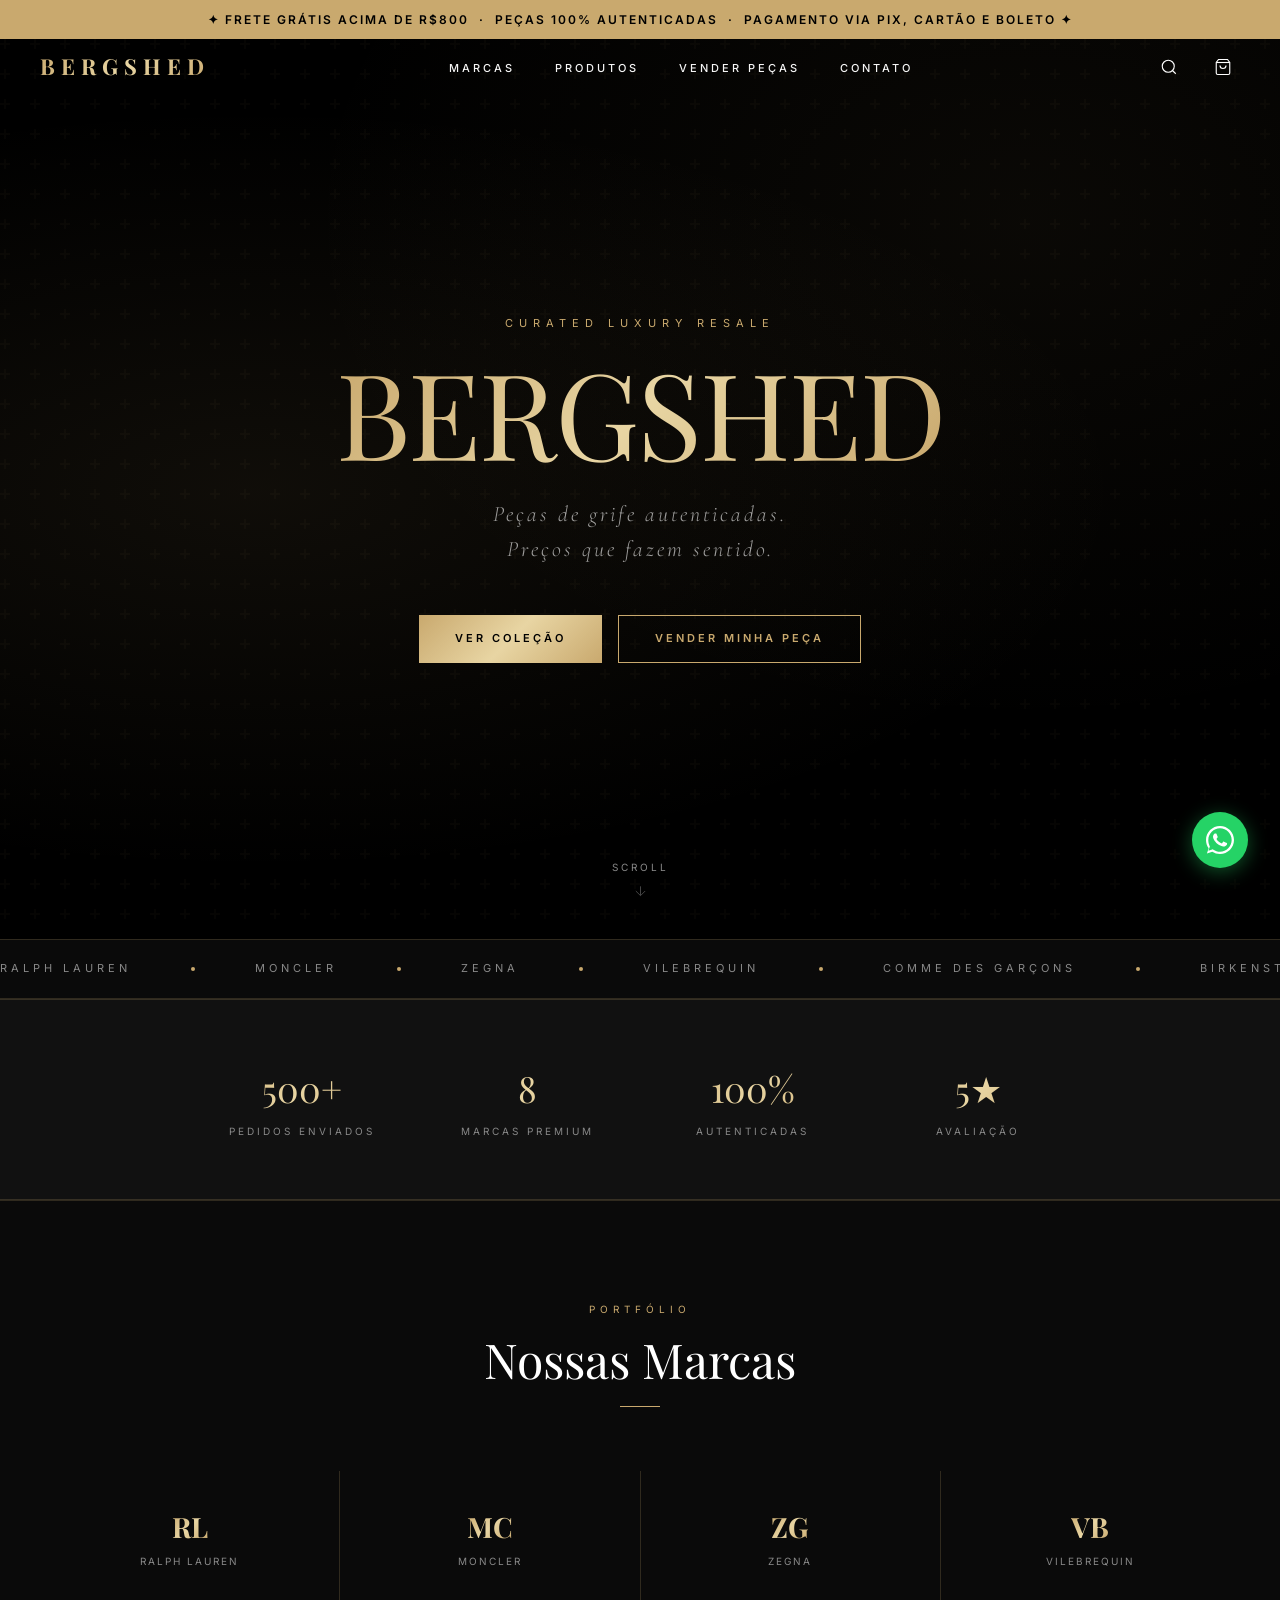
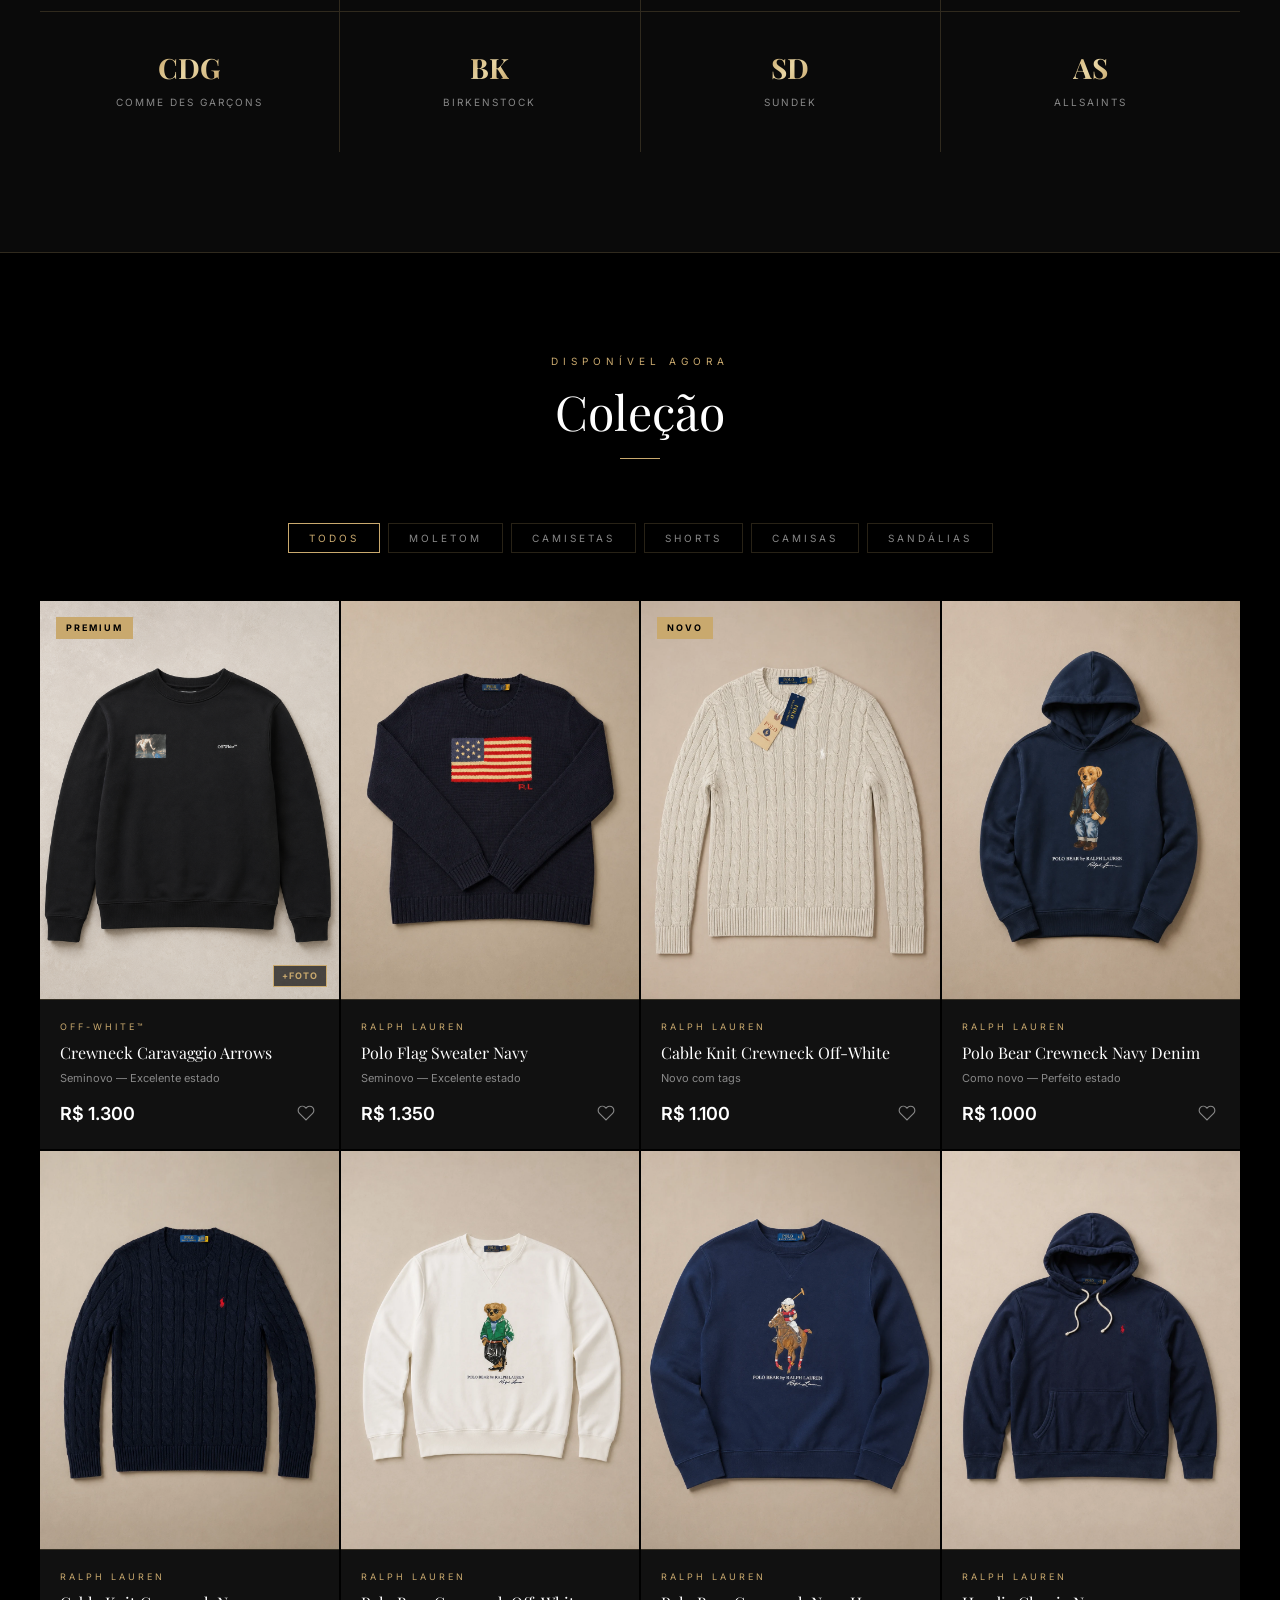
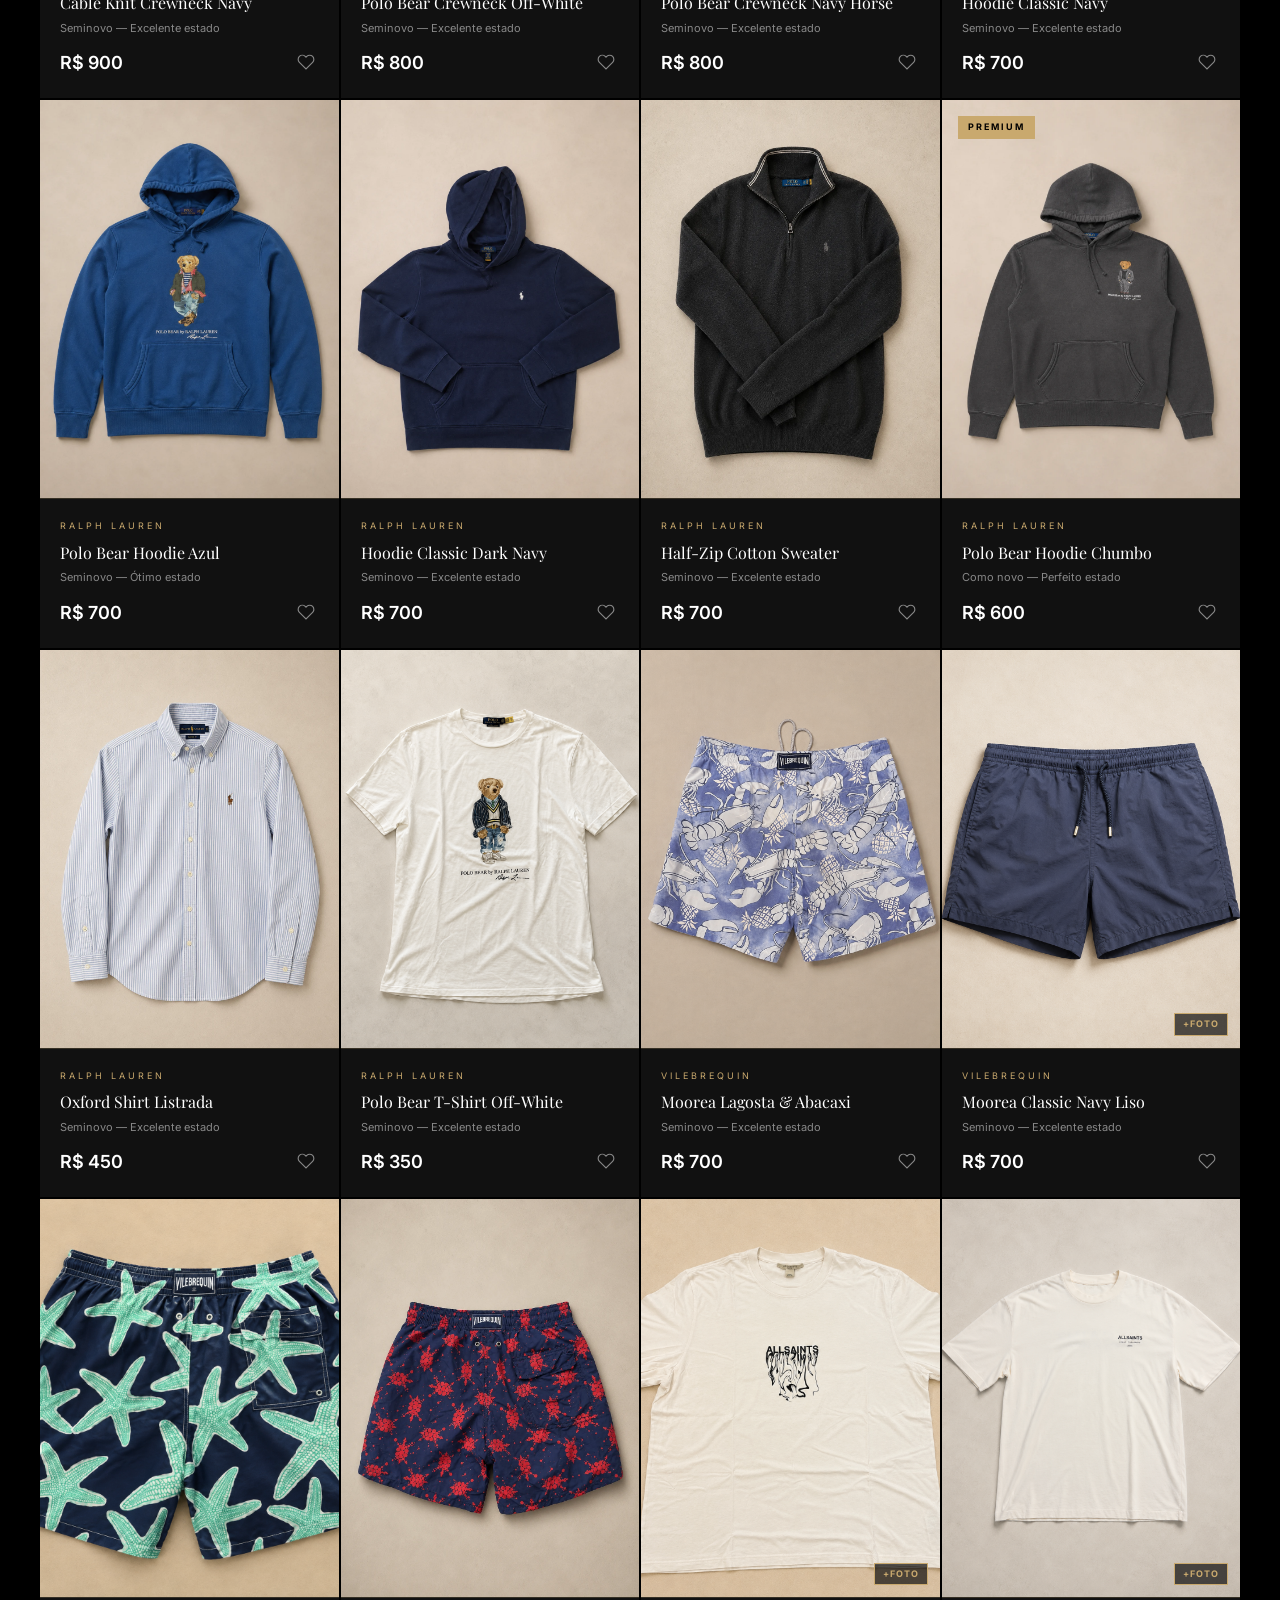
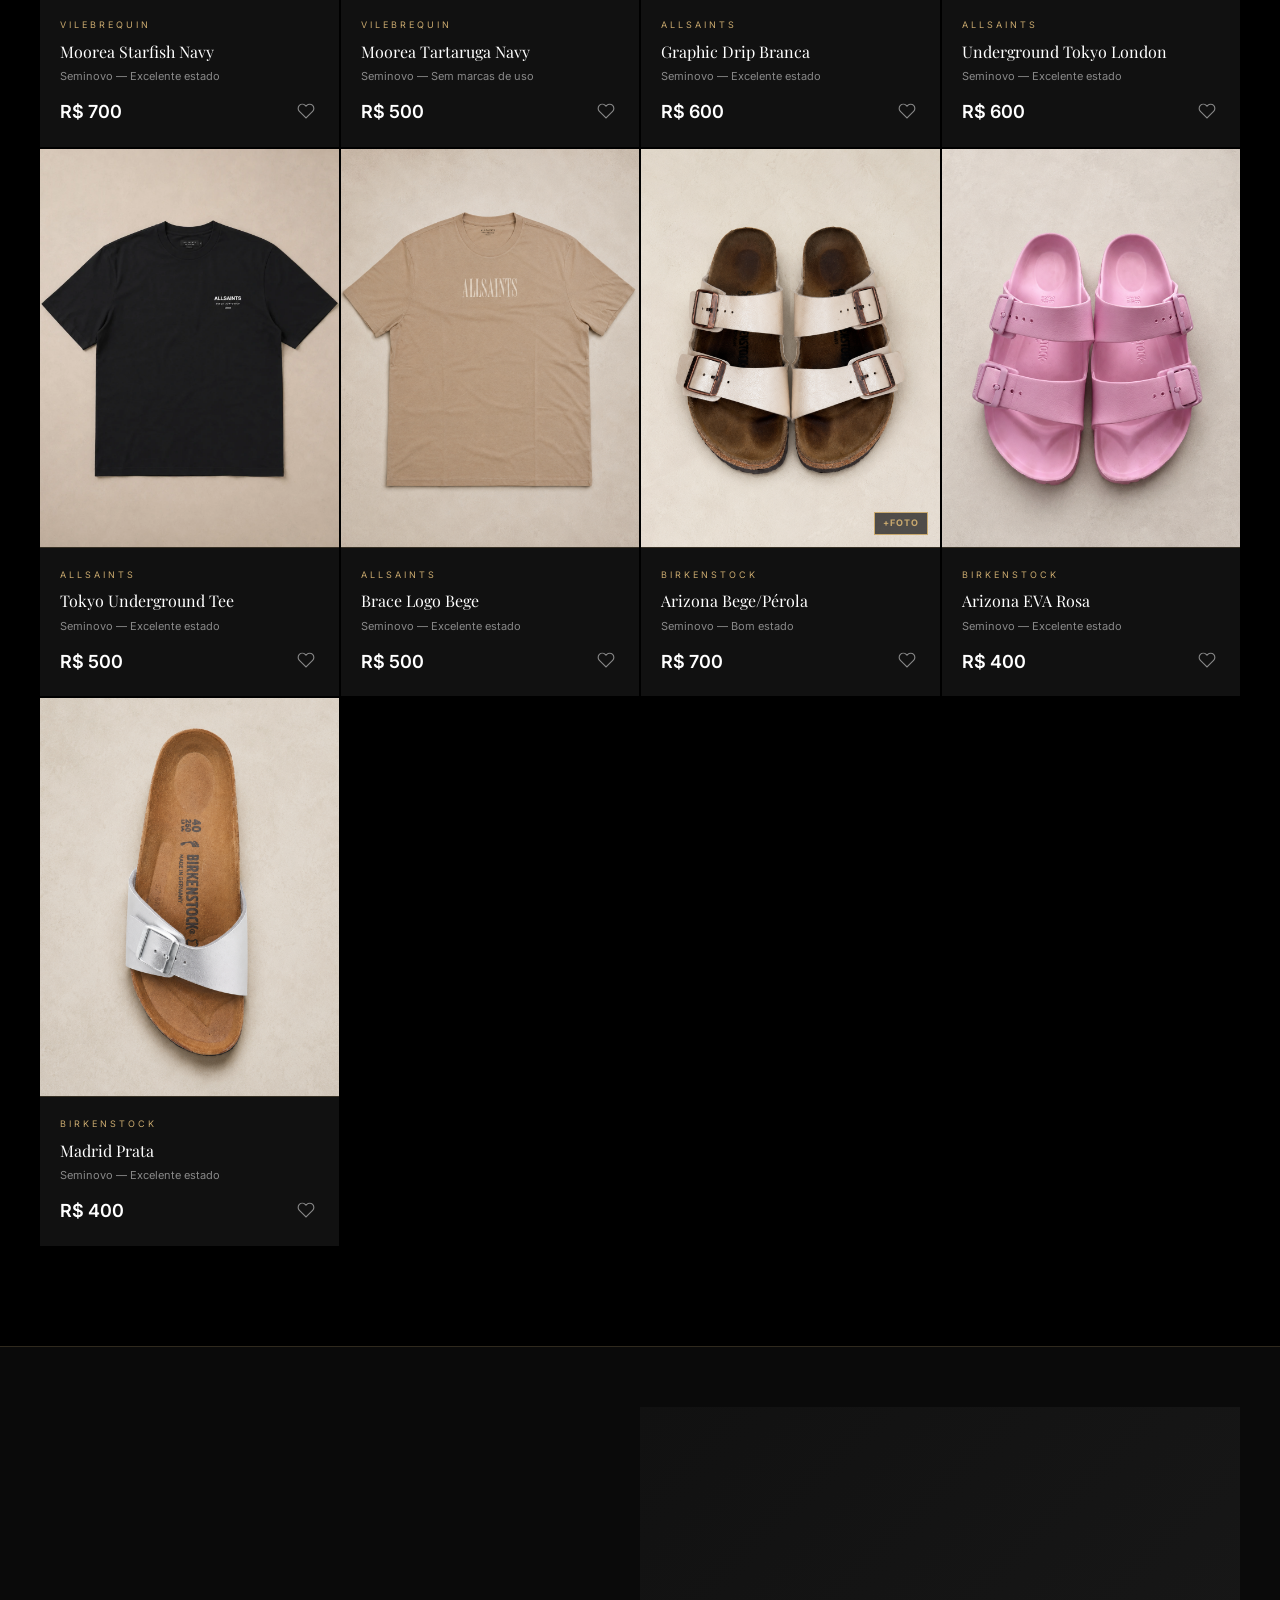
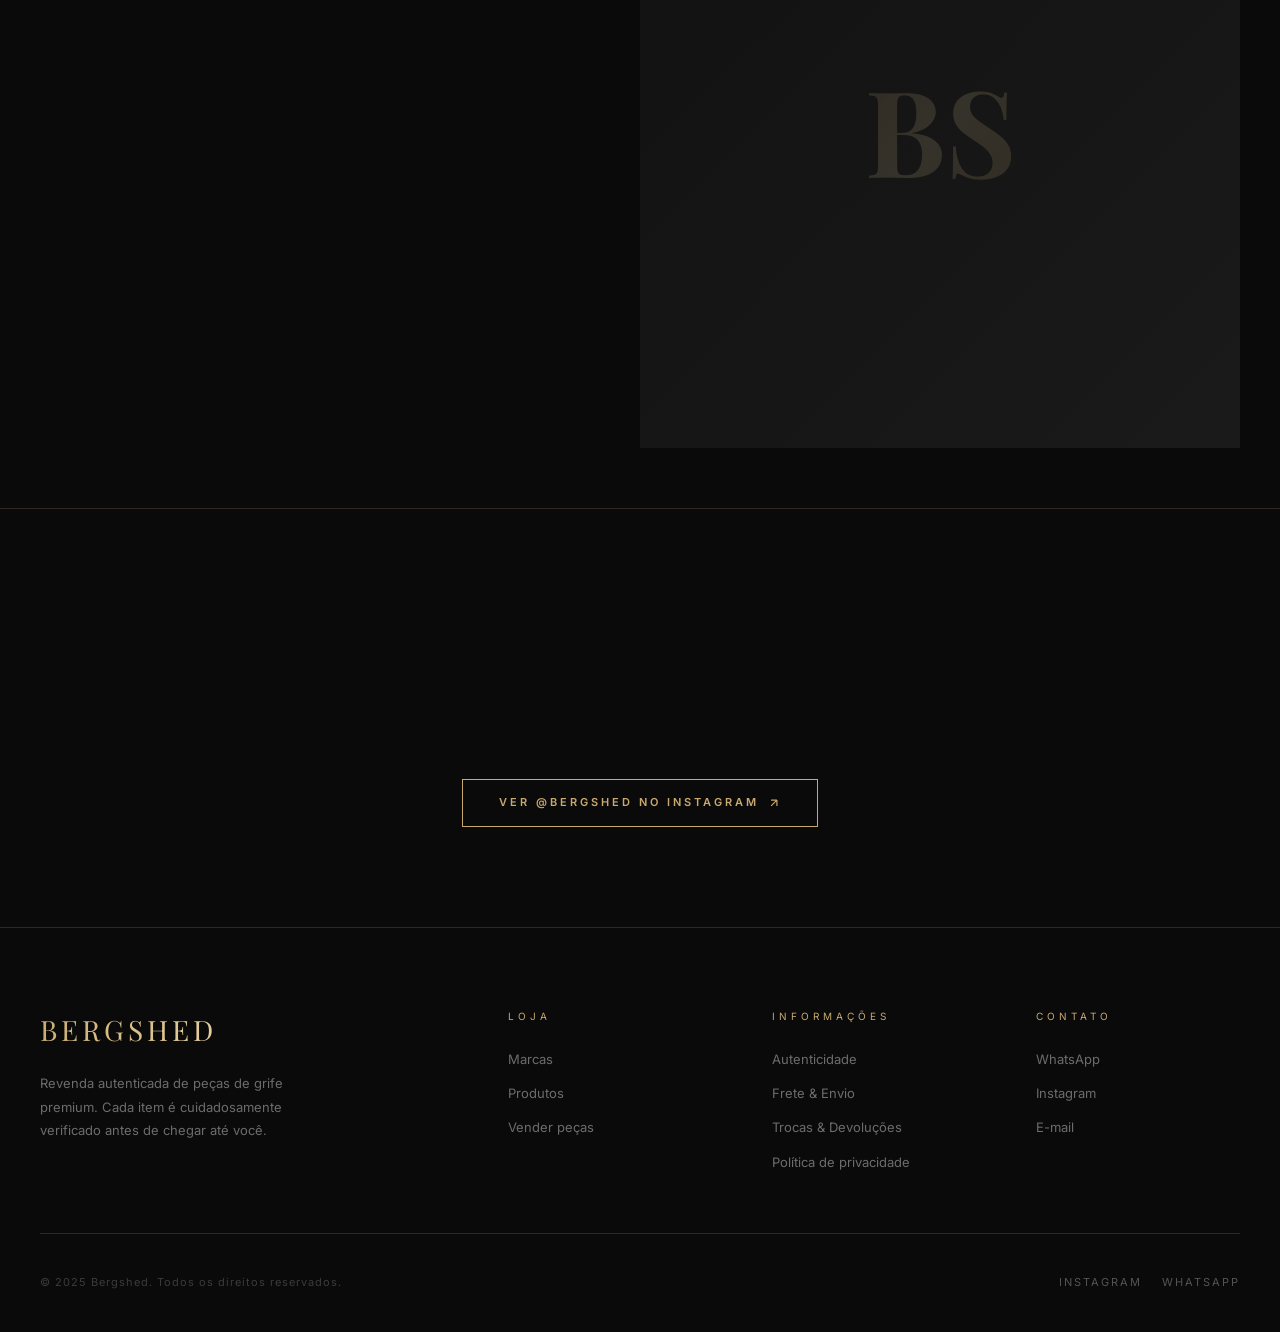
<file: index.html>
<!DOCTYPE html>
<html lang="pt-BR">
<head>
  <meta charset="UTF-8">
  <meta name="viewport" content="width=device-width, initial-scale=1.0">
  <title>BERGSHED — Luxury Streetwear</title>
  <meta name="description" content="Bergshed — Revenda autenticada de peças de grife. Ralph Lauren, Moncler, Zegna, Vilebrequin, CDG e mais.">

  <!-- Fonts -->
  <link rel="preconnect" href="https://fonts.googleapis.com">
  <link rel="preconnect" href="https://fonts.gstatic.com" crossorigin>
  <link href="https://fonts.googleapis.com/css2?family=Playfair+Display:ital,wght@0,400;0,500;0,600;0,700;1,400&family=Inter:wght@300;400;500;600&family=Cormorant+Garamond:ital,wght@0,300;0,400;1,300;1,400&display=swap" rel="stylesheet">

  <!-- Styles -->
  <link rel="stylesheet" href="css/style.css">

  <style>
    /* Filter Buttons */
    .filters {
      display: flex;
      gap: 8px;
      justify-content: center;
      margin-bottom: 48px;
      flex-wrap: wrap;
    }
    .filter-btn {
      background: transparent;
      border: 1px solid var(--border);
      color: var(--gray);
      padding: 8px 20px;
      font-size: 10px;
      letter-spacing: 3px;
      text-transform: uppercase;
      cursor: pointer;
      transition: var(--transition);
      font-family: var(--font-body);
    }
    .filter-btn:hover,
    .filter-btn.active {
      border-color: var(--gold);
      color: var(--gold);
    }

    /* Stats bar */
    .stats-bar {
      background: var(--black-card);
      border-top: 1px solid var(--border);
      border-bottom: 1px solid var(--border);
      padding: 40px;
    }
    .stats-grid {
      display: grid;
      grid-template-columns: repeat(4, 1fr);
      gap: 2px;
      max-width: 900px;
      margin: 0 auto;
      text-align: center;
    }
    .stat-item { padding: 20px; }
    .stat-number {
      font-family: var(--font-heading);
      font-size: 36px;
      font-weight: 400;
      background: var(--gold-grad);
      -webkit-background-clip: text;
      -webkit-text-fill-color: transparent;
      background-clip: text;
      margin-bottom: 6px;
    }
    .stat-label {
      font-size: 10px;
      letter-spacing: 3px;
      color: var(--gray);
      text-transform: uppercase;
    }
    @media (max-width: 600px) {
      .stats-grid { grid-template-columns: repeat(2, 1fr); }
    }

    /* Brand cards icon text */
    .brand-icon-letter {
      font-family: var(--font-heading);
      font-size: 28px;
      font-weight: 700;
      background: var(--gold-grad);
      -webkit-background-clip: text;
      -webkit-text-fill-color: transparent;
      background-clip: text;
      line-height: 1;
    }
  </style>
</head>

<body>

<!-- ═══════════════════════════════════════════
     ANNOUNCEMENT BAR
     ═══════════════════════════════════════════ -->
<div class="announcement-bar">
  ✦ Frete grátis acima de R$800 &nbsp;·&nbsp; Peças 100% autenticadas &nbsp;·&nbsp; Pagamento via PIX, cartão e boleto ✦
</div>

<!-- ═══════════════════════════════════════════
     NAVIGATION
     ═══════════════════════════════════════════ -->
<nav class="navbar">
  <a href="#" class="nav-logo">BERGSHED</a>

  <ul class="nav-menu">
    <li><a href="#marcas" class="nav-link">Marcas</a></li>
    <li><a href="#produtos" class="nav-link">Produtos</a></li>
    <li><a href="#vender" class="nav-link">Vender peças</a></li>
    <li><a href="#contato" class="nav-link">Contato</a></li>
  </ul>

  <div class="nav-actions">
    <!-- Search -->
    <button class="nav-icon-btn" aria-label="Buscar">
      <svg width="18" height="18" viewBox="0 0 24 24" fill="none" stroke="currentColor" stroke-width="1.5">
        <circle cx="11" cy="11" r="8"/><path d="m21 21-4.35-4.35"/>
      </svg>
    </button>

    <!-- Cart -->
    <button class="nav-icon-btn" aria-label="Carrinho" onclick="openCart()">
      <svg width="18" height="18" viewBox="0 0 24 24" fill="none" stroke="currentColor" stroke-width="1.5">
        <path d="M6 2L3 6v14a2 2 0 002 2h14a2 2 0 002-2V6l-3-4z"/>
        <line x1="3" y1="6" x2="21" y2="6"/>
        <path d="M16 10a4 4 0 01-8 0"/>
      </svg>
      <span class="cart-count">0</span>
    </button>

    <!-- Hamburger (mobile) -->
    <button class="hamburger" aria-label="Menu" onclick="openMobileMenu()">
      <span></span><span></span><span></span>
    </button>
  </div>
</nav>

<!-- ═══════════════════════════════════════════
     MOBILE MENU
     ═══════════════════════════════════════════ -->
<div class="mobile-menu">
  <button class="mobile-menu-close" onclick="closeMobileMenu()">×</button>
  <a href="#marcas"   class="mobile-nav-link" onclick="closeMobileMenu()">Marcas</a>
  <a href="#produtos" class="mobile-nav-link" onclick="closeMobileMenu()">Produtos</a>
  <a href="#vender"   class="mobile-nav-link" onclick="closeMobileMenu()">Vender peças</a>
  <a href="#contato"  class="mobile-nav-link" onclick="closeMobileMenu()">Contato</a>
</div>

<!-- ═══════════════════════════════════════════
     HERO
     ═══════════════════════════════════════════ -->
<section class="hero">
  <div class="hero-bg"></div>

  <!-- Troque o src abaixo por uma foto do seu acervo -->
  <!-- <div class="hero-image" style="background-image:url('images/hero.jpg')"></div> -->

  <div class="hero-content">
    <p class="hero-eyebrow">Curated Luxury Resale</p>
    <h1 class="hero-title">BERGSHED</h1>
    <p class="hero-subtitle">Peças de grife autenticadas.<br>Preços que fazem sentido.</p>
    <div class="hero-actions">
      <a href="#produtos" class="btn btn-gold">Ver coleção</a>
      <a href="#vender"   class="btn btn-outline">Vender minha peça</a>
    </div>
  </div>

  <div class="hero-scroll">
    <span>Scroll</span>
    <svg width="16" height="16" viewBox="0 0 24 24" fill="none" stroke="currentColor" stroke-width="1.5">
      <path d="M12 5v14M5 12l7 7 7-7"/>
    </svg>
  </div>
</section>

<!-- ═══════════════════════════════════════════
     MARQUEE TICKER
     ═══════════════════════════════════════════ -->
<div class="marquee-section">
  <div class="marquee-track">
    <!-- Duplicado para loop infinito -->
    <div class="marquee-item">
      <span>Ralph Lauren</span><span class="marquee-dot"></span>
      <span>Moncler</span><span class="marquee-dot"></span>
      <span>Zegna</span><span class="marquee-dot"></span>
      <span>Vilebrequin</span><span class="marquee-dot"></span>
      <span>Comme des Garçons</span><span class="marquee-dot"></span>
      <span>Birkenstock</span><span class="marquee-dot"></span>
      <span>Sundek</span><span class="marquee-dot"></span>
      <span>AllSaints</span><span class="marquee-dot"></span>
    </div>
    <div class="marquee-item" aria-hidden="true">
      <span>Ralph Lauren</span><span class="marquee-dot"></span>
      <span>Moncler</span><span class="marquee-dot"></span>
      <span>Zegna</span><span class="marquee-dot"></span>
      <span>Vilebrequin</span><span class="marquee-dot"></span>
      <span>Comme des Garçons</span><span class="marquee-dot"></span>
      <span>Birkenstock</span><span class="marquee-dot"></span>
      <span>Sundek</span><span class="marquee-dot"></span>
      <span>AllSaints</span><span class="marquee-dot"></span>
    </div>
  </div>
</div>

<!-- ═══════════════════════════════════════════
     STATS BAR
     ═══════════════════════════════════════════ -->
<div class="stats-bar">
  <div class="stats-grid">
    <div class="stat-item fade-in">
      <div class="stat-number">500+</div>
      <div class="stat-label">Pedidos enviados</div>
    </div>
    <div class="stat-item fade-in">
      <div class="stat-number">8</div>
      <div class="stat-label">Marcas premium</div>
    </div>
    <div class="stat-item fade-in">
      <div class="stat-number">100%</div>
      <div class="stat-label">Autenticadas</div>
    </div>
    <div class="stat-item fade-in">
      <div class="stat-number">5★</div>
      <div class="stat-label">Avaliação</div>
    </div>
  </div>
</div>

<!-- ═══════════════════════════════════════════
     BRANDS SECTION
     ═══════════════════════════════════════════ -->
<section class="section brands-section" id="marcas">
  <div class="container">
    <div class="section-header fade-in">
      <p class="section-eyebrow">Portfólio</p>
      <h2 class="section-title">Nossas Marcas</h2>
      <div class="section-line"></div>
    </div>

    <div class="brands-grid">
      <div class="brand-card fade-in" onclick="setFilter(document.querySelector('.filter-btn'), 'polo')">
        <div class="brand-icon-letter">RL</div>
        <div class="brand-name">Ralph Lauren</div>
      </div>
      <div class="brand-card fade-in" onclick="document.querySelector('#produtos').scrollIntoView({behavior:'smooth'})">
        <div class="brand-icon-letter">MC</div>
        <div class="brand-name">Moncler</div>
      </div>
      <div class="brand-card fade-in" onclick="document.querySelector('#produtos').scrollIntoView({behavior:'smooth'})">
        <div class="brand-icon-letter">ZG</div>
        <div class="brand-name">Zegna</div>
      </div>
      <div class="brand-card fade-in" onclick="document.querySelector('#produtos').scrollIntoView({behavior:'smooth'})">
        <div class="brand-icon-letter">VB</div>
        <div class="brand-name">Vilebrequin</div>
      </div>
      <div class="brand-card fade-in" onclick="document.querySelector('#produtos').scrollIntoView({behavior:'smooth'})">
        <div class="brand-icon-letter">CDG</div>
        <div class="brand-name">Comme des Garçons</div>
      </div>
      <div class="brand-card fade-in" onclick="document.querySelector('#produtos').scrollIntoView({behavior:'smooth'})">
        <div class="brand-icon-letter">BK</div>
        <div class="brand-name">Birkenstock</div>
      </div>
      <div class="brand-card fade-in" onclick="document.querySelector('#produtos').scrollIntoView({behavior:'smooth'})">
        <div class="brand-icon-letter">SD</div>
        <div class="brand-name">Sundek</div>
      </div>
      <div class="brand-card fade-in" onclick="document.querySelector('#produtos').scrollIntoView({behavior:'smooth'})">
        <div class="brand-icon-letter">AS</div>
        <div class="brand-name">AllSaints</div>
      </div>
    </div>
  </div>
</section>

<!-- ═══════════════════════════════════════════
     PRODUCTS SECTION
     ═══════════════════════════════════════════ -->
<section class="section" id="produtos" style="background:var(--black);">
  <div class="container">
    <div class="section-header fade-in">
      <p class="section-eyebrow">Disponível agora</p>
      <h2 class="section-title">Coleção</h2>
      <div class="section-line"></div>
    </div>

    <!-- Filters -->
    <div class="filters">
      <button class="filter-btn active" onclick="setFilter(this,'all')">Todos</button>
      <button class="filter-btn" onclick="setFilter(this,'moletom')">Moletom</button>
      <button class="filter-btn" onclick="setFilter(this,'camiseta')">Camisetas</button>
      <button class="filter-btn" onclick="setFilter(this,'shorts')">Shorts</button>
      <button class="filter-btn" onclick="setFilter(this,'camisa')">Camisas</button>
      <button class="filter-btn" onclick="setFilter(this,'sandalia')">Sandálias</button>
    </div>

    <!-- Products Grid (rendered via JS) -->
    <div class="products-grid" id="products-grid"></div>
  </div>
</section>

<!-- ═══════════════════════════════════════════
     SELL SECTION
     ═══════════════════════════════════════════ -->
<section class="section-sm sell-section" id="vender">
  <div class="sell-inner">
    <div class="sell-content">
      <p class="section-eyebrow fade-in">Tem peças paradas?</p>
      <h2 class="sell-title fade-in">
        Compramos suas<br><span>peças de grife</span>
      </h2>
      <p class="sell-text fade-in">
        Avaliamos e compramos peças das principais marcas de luxo.
        Processo rápido, pagamento imediato via PIX. Fale com a gente pelo WhatsApp.
      </p>

      <div class="sell-brands fade-in">
        <span class="sell-brand-tag">Ralph Lauren</span>
        <span class="sell-brand-tag">Moncler</span>
        <span class="sell-brand-tag">Zegna</span>
        <span class="sell-brand-tag">Vilebrequin</span>
        <span class="sell-brand-tag">CDG</span>
        <span class="sell-brand-tag">Birkenstock</span>
        <span class="sell-brand-tag">Sundek</span>
        <span class="sell-brand-tag">AllSaints</span>
        <span class="sell-brand-tag">+ outras</span>
      </div>

      <a href="https://wa.me/5527920024287?text=Olá!%20Quero%20vender%20uma%20peça%20de%20grife."
         target="_blank" class="btn btn-gold fade-in" style="align-self:flex-start">
        Quero vender minha peça
        <svg width="14" height="14" viewBox="0 0 24 24" fill="none" stroke="currentColor" stroke-width="2">
          <path d="M7 17L17 7M17 7H7M17 7v10"/>
        </svg>
      </a>
    </div>

    <div class="sell-image">
      <!-- Troque por uma foto do seu estoque ou de bastidores -->
      <!-- <img src="images/backstage.jpg" alt="Bergshed Backstage"> -->
      <div class="sell-image-placeholder">BS</div>
    </div>
  </div>
</section>

<!-- ═══════════════════════════════════════════
     INSTAGRAM SECTION
     ═══════════════════════════════════════════ -->
<section class="section" id="contato" style="background:var(--black-soft);">
  <div class="container">
    <div class="section-header fade-in">
      <p class="section-eyebrow">Siga no Instagram</p>
      <h2 class="section-title">@bergshed</h2>
      <div class="section-line"></div>
    </div>

    <div class="behold-wrap">
      <behold-widget feed-id="xfT3u0y6UZTmEx6rJgFp"></behold-widget>
      <script>
        (() => {
          if(window.__bhldScript)return;window.__bhldScript=true;
          const d=document,s=d.createElement("script");s.type="module";
          s.src="https://w.behold.so/widget.js";setTimeout(()=>{d.head.append(s);},0);
        })();
      </script>
    </div>

    <div style="text-align:center;margin-top:40px">
      <a href="https://instagram.com/bergshed" target="_blank" class="btn btn-outline">
        Ver @bergshed no Instagram
        <svg width="14" height="14" viewBox="0 0 24 24" fill="none" stroke="currentColor" stroke-width="2">
          <path d="M7 17L17 7M17 7H7M17 7v10"/>
        </svg>
      </a>
    </div>
  </div>
</section>

<!-- ═══════════════════════════════════════════
     FOOTER
     ═══════════════════════════════════════════ -->
<footer class="footer">
  <div class="container">
    <div class="footer-grid">
      <div>
        <div class="footer-logo">BERGSHED</div>
        <p class="footer-about">
          Revenda autenticada de peças de grife premium. Cada item é cuidadosamente verificado antes de chegar até você.
        </p>
      </div>

      <div>
        <div class="footer-heading">Loja</div>
        <ul class="footer-links">
          <li><a href="#marcas"   class="footer-link">Marcas</a></li>
          <li><a href="#produtos" class="footer-link">Produtos</a></li>
          <li><a href="#vender"   class="footer-link">Vender peças</a></li>
        </ul>
      </div>

      <div>
        <div class="footer-heading">Informações</div>
        <ul class="footer-links">
          <li><a href="#" class="footer-link">Autenticidade</a></li>
          <li><a href="#" class="footer-link">Frete & Envio</a></li>
          <li><a href="#" class="footer-link">Trocas & Devoluções</a></li>
          <li><a href="#" class="footer-link">Política de privacidade</a></li>
        </ul>
      </div>

      <div>
        <div class="footer-heading">Contato</div>
        <ul class="footer-links">
          <li>
            <a href="https://wa.me/5527920024287" target="_blank" class="footer-link">
              WhatsApp
            </a>
          </li>
          <li>
            <a href="https://instagram.com/bergshed" target="_blank" class="footer-link">
              Instagram
            </a>
          </li>
          <li>
            <a href="mailto:contato@bergshed.com" class="footer-link">
              E-mail
            </a>
          </li>
        </ul>
      </div>
    </div>

    <div class="footer-bottom">
      <p class="footer-copy">© 2025 Bergshed. Todos os direitos reservados.</p>
      <div class="footer-social">
        <a href="https://instagram.com/bergshed" target="_blank">Instagram</a>
        <a href="https://wa.me/5527920024287"    target="_blank">WhatsApp</a>
      </div>
    </div>
  </div>
</footer>

<!-- ═══════════════════════════════════════════
     CART DRAWER
     ═══════════════════════════════════════════ -->
<div class="cart-overlay"></div>
<aside class="cart-drawer">
  <div class="cart-header">
    <h3 class="cart-title">Seu Carrinho</h3>
    <button class="cart-close" onclick="closeCart()">
      <svg width="20" height="20" viewBox="0 0 24 24" fill="none" stroke="currentColor" stroke-width="1.5">
        <line x1="18" y1="6" x2="6" y2="18"/><line x1="6" y1="6" x2="18" y2="18"/>
      </svg>
    </button>
  </div>

  <div class="cart-body"></div>

  <div class="cart-footer">
    <div class="cart-subtotal">
      <span class="cart-subtotal-label">Subtotal</span>
      <span class="cart-subtotal-value">R$ 0,00</span>
    </div>
    <p class="cart-note">Frete calculado no checkout</p>
    <button class="btn btn-gold" style="width:100%;justify-content:center;margin-bottom:12px" onclick="goToCheckout()">
      Finalizar pedido
    </button>
    <button class="btn btn-dark" onclick="closeCart()">Continuar comprando</button>
  </div>
</aside>

<!-- ═══════════════════════════════════════════
     PRODUCT MODAL
     ═══════════════════════════════════════════ -->
<div class="modal-overlay">
  <div class="modal">
    <div class="modal-image" id="modal-image-content"></div>
    <div class="modal-content">
      <button class="modal-close" onclick="closeModal()">×</button>
      <div class="modal-brand" id="modal-brand"></div>
      <h2 class="modal-title" id="modal-title"></h2>
      <p class="modal-condition" id="modal-condition"></p>
      <div class="modal-price" id="modal-price"></div>

      <div class="modal-size-label">Tamanho disponível</div>
      <div class="modal-size-grid" id="modal-sizes"></div>

      <p class="modal-desc" id="modal-desc"></p>

      <div class="modal-actions">
        <button class="btn btn-gold" id="modal-add-btn">
          Adicionar ao carrinho
        </button>
        <button class="btn btn-outline" id="modal-whatsapp-btn">
          Comprar via WhatsApp
          <svg width="14" height="14" viewBox="0 0 24 24" fill="currentColor">
            <path d="M17.472 14.382c-.297-.149-1.758-.867-2.03-.967-.273-.099-.471-.148-.67.15-.197.297-.767.966-.94 1.164-.173.199-.347.223-.644.075-.297-.15-1.255-.463-2.39-1.475-.883-.788-1.48-1.761-1.653-2.059-.173-.297-.018-.458.13-.606.134-.133.298-.347.446-.52.149-.174.198-.298.298-.497.099-.198.05-.371-.025-.52-.075-.149-.669-1.612-.916-2.207-.242-.579-.487-.5-.669-.51-.173-.008-.371-.01-.57-.01-.198 0-.52.074-.792.372-.272.297-1.04 1.016-1.04 2.479 0 1.462 1.065 2.875 1.213 3.074.149.198 2.096 3.2 5.077 4.487.709.306 1.262.489 1.694.625.712.227 1.36.195 1.871.118.571-.085 1.758-.719 2.006-1.413.248-.694.248-1.289.173-1.413-.074-.124-.272-.198-.57-.347z"/>
            <path d="M12 0C5.373 0 0 5.373 0 12c0 2.625.846 5.059 2.28 7.041L.789 23.5l4.566-1.469A11.94 11.94 0 0012 24c6.627 0 12-5.373 12-12S18.627 0 12 0zm0 22c-2.09 0-4.042-.637-5.664-1.726l-.406-.241-3.863 1.244 1.267-3.754-.263-.421A9.957 9.957 0 012 12C2 6.477 6.477 2 12 2s10 4.477 10 10-4.477 10-10 10z"/>
          </svg>
        </button>
      </div>
    </div>
  </div>
</div>

<!-- ═══════════════════════════════════════════
     WHATSAPP FLOAT
     ═══════════════════════════════════════════ -->
<a href="https://wa.me/5527920024287" target="_blank" class="whatsapp-float" aria-label="WhatsApp">
  <svg width="28" height="28" viewBox="0 0 24 24" fill="white">
    <path d="M17.472 14.382c-.297-.149-1.758-.867-2.03-.967-.273-.099-.471-.148-.67.15-.197.297-.767.966-.94 1.164-.173.199-.347.223-.644.075-.297-.15-1.255-.463-2.39-1.475-.883-.788-1.48-1.761-1.653-2.059-.173-.297-.018-.458.13-.606.134-.133.298-.347.446-.52.149-.174.198-.298.298-.497.099-.198.05-.371-.025-.52-.075-.149-.669-1.612-.916-2.207-.242-.579-.487-.5-.669-.51-.173-.008-.371-.01-.57-.01-.198 0-.52.074-.792.372-.272.297-1.04 1.016-1.04 2.479 0 1.462 1.065 2.875 1.213 3.074.149.198 2.096 3.2 5.077 4.487.709.306 1.262.489 1.694.625.712.227 1.36.195 1.871.118.571-.085 1.758-.719 2.006-1.413.248-.694.248-1.289.173-1.413-.074-.124-.272-.198-.57-.347z"/>
    <path d="M12 0C5.373 0 0 5.373 0 12c0 2.625.846 5.059 2.28 7.041L.789 23.5l4.566-1.469A11.94 11.94 0 0012 24c6.627 0 12-5.373 12-12S18.627 0 12 0zm0 22c-2.09 0-4.042-.637-5.664-1.726l-.406-.241-3.863 1.244 1.267-3.754-.263-.421A9.957 9.957 0 012 12C2 6.477 6.477 2 12 2s10 4.477 10 10-4.477 10-10 10z"/>
  </svg>
</a>

<!-- ═══════════════════════════════════════════
     TOAST
     ═══════════════════════════════════════════ -->
<div class="toast" id="toast">
  <span class="toast-icon">✦</span>
  <span id="toast-msg"></span>
</div>

<!-- Scripts -->
<script src="js/main.js"></script>

</body>
</html>
</file>
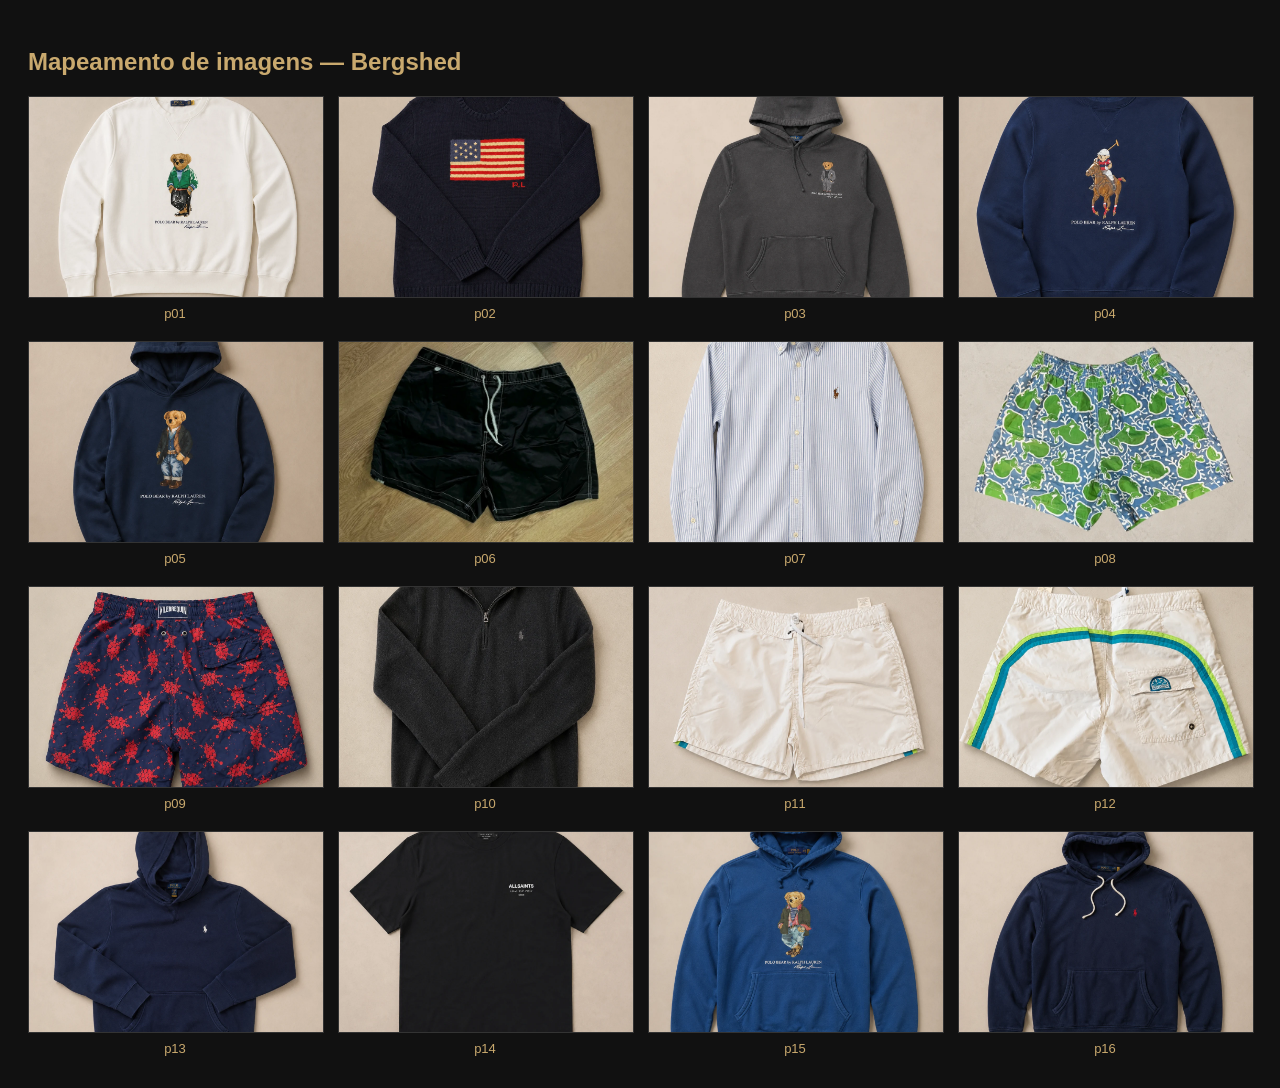
<file: check.html>
<!DOCTYPE html>
<html>
<head>
<style>
body { background: #111; color: #fff; font-family: sans-serif; padding: 20px; }
.grid { display: grid; grid-template-columns: repeat(4, 1fr); gap: 16px; }
.item { text-align: center; }
.item img { width: 100%; height: 200px; object-fit: cover; border: 1px solid #333; }
.item p { margin: 4px 0; font-size: 13px; color: #C9A96E; }
</style>
</head>
<body>
<h2 style="color:#C9A96E">Mapeamento de imagens — Bergshed</h2>
<div class="grid">
<div class="item"><img src="images/produtos/p01.webp"><p>p01</p></div>
<div class="item"><img src="images/produtos/p02.webp"><p>p02</p></div>
<div class="item"><img src="images/produtos/p03.webp"><p>p03</p></div>
<div class="item"><img src="images/produtos/p04.webp"><p>p04</p></div>
<div class="item"><img src="images/produtos/p05.webp"><p>p05</p></div>
<div class="item"><img src="images/produtos/p06.webp"><p>p06</p></div>
<div class="item"><img src="images/produtos/p07.webp"><p>p07</p></div>
<div class="item"><img src="images/produtos/p08.webp"><p>p08</p></div>
<div class="item"><img src="images/produtos/p09.webp"><p>p09</p></div>
<div class="item"><img src="images/produtos/p10.webp"><p>p10</p></div>
<div class="item"><img src="images/produtos/p11.webp"><p>p11</p></div>
<div class="item"><img src="images/produtos/p12.webp"><p>p12</p></div>
<div class="item"><img src="images/produtos/p13.webp"><p>p13</p></div>
<div class="item"><img src="images/produtos/p14.webp"><p>p14</p></div>
<div class="item"><img src="images/produtos/p15.webp"><p>p15</p></div>
<div class="item"><img src="images/produtos/p16.webp"><p>p16</p></div>
</div>
</body>
</html>
</file>
<file: css/style.css>
/* =============================================
   BERGSHED — Luxury Streetwear
   Design System
   ============================================= */

:root {
  --black:       #000000;
  --black-soft:  #0a0a0a;
  --black-card:  #111111;
  --black-hover: #1a1a1a;
  --gold:        #C9A96E;
  --gold-light:  #E8D5A3;
  --gold-dark:   #A07840;
  --gold-grad:   linear-gradient(135deg, #C9A96E 0%, #E8D5A3 50%, #C9A96E 100%);
  --white:       #FFFFFF;
  --white-soft:  #F5F5F5;
  --gray:        #888888;
  --gray-dark:   #444444;
  --border:      rgba(201, 169, 110, 0.2);
  --border-hover:rgba(201, 169, 110, 0.6);

  --font-heading: 'Playfair Display', Georgia, serif;
  --font-body:    'Inter', sans-serif;
  --font-accent:  'Cormorant Garamond', serif;

  --transition: all 0.3s cubic-bezier(0.4, 0, 0.2, 1);
  --transition-slow: all 0.6s cubic-bezier(0.4, 0, 0.2, 1);
  --shadow-gold: 0 0 30px rgba(201, 169, 110, 0.15);
  --shadow-card: 0 8px 32px rgba(0, 0, 0, 0.6);
}

/* =============================================
   RESET & BASE
   ============================================= */
*, *::before, *::after { box-sizing: border-box; margin: 0; padding: 0; }

html { scroll-behavior: smooth; }

body {
  background: var(--black);
  color: var(--white);
  font-family: var(--font-body);
  font-size: 14px;
  line-height: 1.6;
  -webkit-font-smoothing: antialiased;
  overflow-x: hidden;
}

img { display: block; max-width: 100%; }
a  { text-decoration: none; color: inherit; }
ul { list-style: none; }

/* =============================================
   SCROLLBAR
   ============================================= */
::-webkit-scrollbar { width: 4px; }
::-webkit-scrollbar-track { background: var(--black); }
::-webkit-scrollbar-thumb { background: var(--gold-dark); border-radius: 2px; }

/* =============================================
   ANNOUNCEMENT BAR
   ============================================= */
.announcement-bar {
  background: var(--gold);
  color: var(--black);
  text-align: center;
  padding: 10px 20px;
  font-size: 12px;
  font-weight: 600;
  letter-spacing: 2px;
  text-transform: uppercase;
}

/* =============================================
   NAVIGATION
   ============================================= */
.navbar {
  position: fixed;
  top: 32px;
  left: 0;
  right: 0;
  z-index: 1000;
  padding: 0 40px;
  height: 70px;
  display: flex;
  align-items: center;
  justify-content: space-between;
  transition: var(--transition);
  background: transparent;
}

.navbar.scrolled {
  top: 0;
  background: rgba(0, 0, 0, 0.95);
  backdrop-filter: blur(20px);
  border-bottom: 1px solid var(--border);
  box-shadow: 0 4px 30px rgba(0,0,0,0.5);
}

.nav-logo {
  font-family: var(--font-heading);
  font-size: 22px;
  font-weight: 700;
  letter-spacing: 6px;
  text-transform: uppercase;
  background: var(--gold-grad);
  -webkit-background-clip: text;
  -webkit-text-fill-color: transparent;
  background-clip: text;
}

.nav-logo img {
  height: 40px;
  width: auto;
}

.nav-menu {
  display: flex;
  gap: 40px;
  align-items: center;
}

.nav-link {
  font-size: 11px;
  font-weight: 500;
  letter-spacing: 3px;
  text-transform: uppercase;
  color: var(--white-soft);
  position: relative;
  transition: var(--transition);
}

.nav-link::after {
  content: '';
  position: absolute;
  bottom: -4px;
  left: 0;
  width: 0;
  height: 1px;
  background: var(--gold);
  transition: var(--transition);
}

.nav-link:hover {
  color: var(--gold);
}

.nav-link:hover::after { width: 100%; }

.nav-actions {
  display: flex;
  align-items: center;
  gap: 20px;
}

.nav-icon-btn {
  background: none;
  border: none;
  cursor: pointer;
  color: var(--white);
  padding: 8px;
  display: flex;
  align-items: center;
  justify-content: center;
  transition: var(--transition);
  position: relative;
}

.nav-icon-btn:hover { color: var(--gold); }

.cart-count {
  position: absolute;
  top: 0;
  right: 0;
  background: var(--gold);
  color: var(--black);
  font-size: 9px;
  font-weight: 700;
  width: 16px;
  height: 16px;
  border-radius: 50%;
  display: flex;
  align-items: center;
  justify-content: center;
  opacity: 0;
  transform: scale(0);
  transition: var(--transition);
}

.cart-count.visible {
  opacity: 1;
  transform: scale(1);
}

.hamburger {
  display: none;
  flex-direction: column;
  gap: 5px;
  cursor: pointer;
  background: none;
  border: none;
  padding: 8px;
}

.hamburger span {
  display: block;
  width: 24px;
  height: 1px;
  background: var(--white);
  transition: var(--transition);
}

/* =============================================
   HERO SECTION
   ============================================= */
.hero {
  height: 100vh;
  min-height: 700px;
  position: relative;
  display: flex;
  align-items: center;
  justify-content: center;
  overflow: hidden;
}

.hero-bg {
  position: absolute;
  inset: 0;
  background:
    radial-gradient(ellipse at 20% 50%, rgba(201,169,110,0.08) 0%, transparent 60%),
    radial-gradient(ellipse at 80% 20%, rgba(201,169,110,0.05) 0%, transparent 50%),
    var(--black);
}

.hero-bg::before {
  content: '';
  position: absolute;
  inset: 0;
  background: url("data:image/svg+xml,%3Csvg width='60' height='60' viewBox='0 0 60 60' xmlns='http://www.w3.org/2000/svg'%3E%3Cg fill='none' fill-rule='evenodd'%3E%3Cg fill='%23C9A96E' fill-opacity='0.03'%3E%3Cpath d='M36 34v-4h-2v4h-4v2h4v4h2v-4h4v-2h-4zm0-30V0h-2v4h-4v2h4v4h2V6h4V4h-4zM6 34v-4H4v4H0v2h4v4h2v-4h4v-2H6zM6 4V0H4v4H0v2h4v4h2V6h4V4H6z'/%3E%3C/g%3E%3C/g%3E%3C/svg%3E");
}

.hero-image {
  position: absolute;
  inset: 0;
  background-size: cover;
  background-position: center;
  opacity: 0.3;
}

.hero-content {
  position: relative;
  text-align: center;
  z-index: 2;
  padding: 0 20px;
  animation: fadeInUp 1.2s ease forwards;
}

.hero-eyebrow {
  font-size: 11px;
  letter-spacing: 6px;
  text-transform: uppercase;
  color: var(--gold);
  margin-bottom: 24px;
  font-weight: 400;
}

.hero-title {
  font-family: var(--font-heading);
  font-size: clamp(52px, 10vw, 120px);
  font-weight: 400;
  line-height: 0.9;
  letter-spacing: -2px;
  margin-bottom: 32px;
  background: var(--gold-grad);
  -webkit-background-clip: text;
  -webkit-text-fill-color: transparent;
  background-clip: text;
}

.hero-subtitle {
  font-family: var(--font-accent);
  font-size: clamp(16px, 2.5vw, 22px);
  font-weight: 300;
  color: rgba(255,255,255,0.6);
  letter-spacing: 3px;
  margin-bottom: 48px;
  font-style: italic;
}

.hero-actions {
  display: flex;
  gap: 16px;
  justify-content: center;
  flex-wrap: wrap;
}

.hero-scroll {
  position: absolute;
  bottom: 40px;
  left: 50%;
  transform: translateX(-50%);
  display: flex;
  flex-direction: column;
  align-items: center;
  gap: 8px;
  color: var(--gray);
  font-size: 10px;
  letter-spacing: 3px;
  text-transform: uppercase;
  animation: bounce 2s infinite;
}

.hero-scroll svg { opacity: 0.5; }

/* =============================================
   BUTTONS
   ============================================= */
.btn {
  display: inline-flex;
  align-items: center;
  gap: 8px;
  padding: 14px 36px;
  font-size: 11px;
  font-weight: 600;
  letter-spacing: 3px;
  text-transform: uppercase;
  cursor: pointer;
  transition: var(--transition);
  border: none;
  font-family: var(--font-body);
}

.btn-gold {
  background: var(--gold-grad);
  color: var(--black);
}

.btn-gold:hover {
  transform: translateY(-2px);
  box-shadow: 0 8px 30px rgba(201,169,110,0.4);
}

.btn-outline {
  background: transparent;
  color: var(--gold);
  border: 1px solid var(--gold);
}

.btn-outline:hover {
  background: var(--gold);
  color: var(--black);
  transform: translateY(-2px);
}

.btn-dark {
  background: var(--black-card);
  color: var(--white);
  border: 1px solid var(--border);
  width: 100%;
  justify-content: center;
}

.btn-dark:hover {
  border-color: var(--gold);
  color: var(--gold);
}

/* =============================================
   SECTION STYLES
   ============================================= */
.section {
  padding: 100px 40px;
}

.section-sm {
  padding: 60px 40px;
}

.container {
  max-width: 1400px;
  margin: 0 auto;
}

.section-header {
  text-align: center;
  margin-bottom: 64px;
}

.section-eyebrow {
  font-size: 10px;
  letter-spacing: 5px;
  text-transform: uppercase;
  color: var(--gold);
  margin-bottom: 16px;
}

.section-title {
  font-family: var(--font-heading);
  font-size: clamp(28px, 4vw, 48px);
  font-weight: 400;
  color: var(--white);
  line-height: 1.1;
}

.section-line {
  width: 40px;
  height: 1px;
  background: var(--gold);
  margin: 20px auto 0;
}

/* =============================================
   BRANDS SECTION
   ============================================= */
.brands-section {
  background: var(--black-soft);
  border-top: 1px solid var(--border);
  border-bottom: 1px solid var(--border);
}

.brands-grid {
  display: grid;
  grid-template-columns: repeat(4, 1fr);
  gap: 1px;
  background: var(--border);
}

.brand-card {
  background: var(--black-soft);
  padding: 40px 32px;
  display: flex;
  flex-direction: column;
  align-items: center;
  justify-content: center;
  gap: 12px;
  cursor: pointer;
  transition: var(--transition);
  text-align: center;
  min-height: 140px;
}

.brand-card:hover {
  background: var(--black-hover);
}

.brand-card:hover .brand-name {
  color: var(--gold);
}

.brand-logo-text {
  font-family: var(--font-heading);
  font-size: 13px;
  font-weight: 700;
  letter-spacing: 4px;
  text-transform: uppercase;
  color: rgba(255,255,255,0.4);
  transition: var(--transition);
}

.brand-card:hover .brand-logo-text {
  color: var(--gold);
}

.brand-name {
  font-size: 10px;
  letter-spacing: 2px;
  color: var(--gray);
  text-transform: uppercase;
  transition: var(--transition);
}

/* =============================================
   PRODUCTS SECTION
   ============================================= */
.products-grid {
  display: grid;
  grid-template-columns: repeat(4, 1fr);
  gap: 2px;
}

.product-card {
  background: var(--black-card);
  position: relative;
  overflow: hidden;
  cursor: pointer;
  group: true;
}

.product-image-wrap {
  aspect-ratio: 3/4;
  overflow: hidden;
  background: var(--black-hover);
  position: relative;
}

.product-image-wrap img {
  width: 100%;
  height: 100%;
  object-fit: cover;
  transition: transform 0.6s cubic-bezier(0.4, 0, 0.2, 1);
}

.product-image-placeholder {
  width: 100%;
  height: 100%;
  display: flex;
  align-items: center;
  justify-content: center;
  background: linear-gradient(135deg, #111 0%, #1a1a1a 100%);
  color: var(--border);
}

.product-card:hover .product-image-wrap img {
  transform: scale(1.05);
}

.product-badge {
  position: absolute;
  top: 16px;
  left: 16px;
  background: var(--gold);
  color: var(--black);
  font-size: 9px;
  font-weight: 700;
  letter-spacing: 2px;
  text-transform: uppercase;
  padding: 4px 10px;
}

.product-badge.vendido {
  background: #555;
  color: #fff;
}

.product-multi-badge {
  position: absolute;
  bottom: 12px;
  right: 12px;
  background: rgba(0,0,0,0.65);
  color: var(--gold);
  font-size: 9px;
  font-weight: 700;
  letter-spacing: 1px;
  text-transform: uppercase;
  padding: 3px 8px;
  border: 1px solid var(--gold);
}

.product-overlay {
  position: absolute;
  inset: 0;
  background: rgba(0,0,0,0.5);
  display: flex;
  align-items: flex-end;
  padding: 20px;
  opacity: 0;
  transition: var(--transition);
}

.product-card:hover .product-overlay {
  opacity: 1;
}

.product-info {
  padding: 20px;
  border-top: 1px solid var(--border);
}

.product-brand {
  font-size: 9px;
  letter-spacing: 3px;
  color: var(--gold);
  text-transform: uppercase;
  margin-bottom: 6px;
}

.product-name {
  font-family: var(--font-heading);
  font-size: 16px;
  color: var(--white);
  margin-bottom: 4px;
  font-weight: 400;
}

.product-size {
  font-size: 11px;
  color: var(--gray);
  margin-bottom: 12px;
}

.product-price-row {
  display: flex;
  align-items: center;
  justify-content: space-between;
}

.product-price {
  font-size: 18px;
  font-weight: 600;
  color: var(--white);
}

.product-price-old {
  font-size: 13px;
  color: var(--gray);
  text-decoration: line-through;
  margin-left: 8px;
}

.product-wishlist {
  background: none;
  border: none;
  cursor: pointer;
  color: var(--gray);
  transition: var(--transition);
  padding: 4px;
}

.product-wishlist:hover { color: var(--gold); }

/* =============================================
   SELL SECTION (Compramos suas peças)
   ============================================= */
.sell-section {
  position: relative;
  overflow: hidden;
  background: var(--black-soft);
  border-top: 1px solid var(--border);
  border-bottom: 1px solid var(--border);
}

.sell-inner {
  display: grid;
  grid-template-columns: 1fr 1fr;
  min-height: 500px;
}

.sell-content {
  padding: 80px 60px;
  display: flex;
  flex-direction: column;
  justify-content: center;
}

.sell-title {
  font-family: var(--font-heading);
  font-size: clamp(32px, 4vw, 52px);
  font-weight: 400;
  line-height: 1.1;
  margin-bottom: 24px;
  color: var(--white);
}

.sell-title span {
  background: var(--gold-grad);
  -webkit-background-clip: text;
  -webkit-text-fill-color: transparent;
  background-clip: text;
}

.sell-text {
  font-size: 15px;
  color: rgba(255,255,255,0.6);
  line-height: 1.8;
  margin-bottom: 40px;
  max-width: 440px;
}

.sell-brands {
  display: flex;
  flex-wrap: wrap;
  gap: 8px;
  margin-bottom: 40px;
}

.sell-brand-tag {
  font-size: 10px;
  letter-spacing: 2px;
  color: var(--gold);
  border: 1px solid var(--border);
  padding: 6px 14px;
  text-transform: uppercase;
  transition: var(--transition);
}

.sell-brand-tag:hover {
  border-color: var(--gold);
  background: rgba(201,169,110,0.1);
}

.sell-image {
  background: linear-gradient(135deg, #111 0%, #1a1a1a 100%);
  position: relative;
  overflow: hidden;
  display: flex;
  align-items: center;
  justify-content: center;
}

.sell-image img {
  width: 100%;
  height: 100%;
  object-fit: cover;
  opacity: 0.7;
}

.sell-image-placeholder {
  font-family: var(--font-heading);
  font-size: 120px;
  font-weight: 700;
  background: var(--gold-grad);
  -webkit-background-clip: text;
  -webkit-text-fill-color: transparent;
  background-clip: text;
  opacity: 0.15;
  user-select: none;
}

/* =============================================
   MARQUEE TICKER
   ============================================= */
.marquee-section {
  overflow: hidden;
  border-top: 1px solid var(--border);
  border-bottom: 1px solid var(--border);
  padding: 20px 0;
  background: var(--black-soft);
}

.marquee-track {
  display: flex;
  gap: 60px;
  animation: marquee 20s linear infinite;
  white-space: nowrap;
}

.marquee-item {
  display: flex;
  align-items: center;
  gap: 60px;
  font-size: 11px;
  letter-spacing: 4px;
  text-transform: uppercase;
  color: var(--gray);
  flex-shrink: 0;
}

.marquee-dot {
  width: 4px;
  height: 4px;
  background: var(--gold);
  border-radius: 50%;
}

/* =============================================
   INSTAGRAM SECTION
   ============================================= */
.instagram-section {
  text-align: center;
}

.instagram-grid {
  display: grid;
  grid-template-columns: repeat(6, 1fr);
  gap: 2px;
  margin-top: 48px;
}

.instagram-item {
  aspect-ratio: 1;
  background: var(--black-card);
  overflow: hidden;
  position: relative;
  cursor: pointer;
}

.instagram-item img {
  width: 100%;
  height: 100%;
  object-fit: cover;
  transition: transform 0.4s ease;
  opacity: 0.8;
}

.instagram-item:hover img {
  transform: scale(1.08);
  opacity: 1;
}

.instagram-item-overlay {
  position: absolute;
  inset: 0;
  background: rgba(0,0,0,0.5);
  display: flex;
  align-items: center;
  justify-content: center;
  opacity: 0;
  transition: var(--transition);
}

.instagram-item:hover .instagram-item-overlay {
  opacity: 1;
}

.instagram-placeholder {
  width: 100%;
  height: 100%;
  background: linear-gradient(135deg, #111 0%, #1a1a1a 100%);
  display: flex;
  align-items: center;
  justify-content: center;
  color: var(--border);
}

/* =============================================
   WHATSAPP FLOAT BUTTON
   ============================================= */
.whatsapp-float {
  position: fixed;
  bottom: 32px;
  right: 32px;
  z-index: 999;
  width: 56px;
  height: 56px;
  background: #25D366;
  border-radius: 50%;
  display: flex;
  align-items: center;
  justify-content: center;
  cursor: pointer;
  box-shadow: 0 4px 20px rgba(37,211,102,0.4);
  transition: var(--transition);
  text-decoration: none;
}

.whatsapp-float:hover {
  transform: scale(1.1);
  box-shadow: 0 8px 30px rgba(37,211,102,0.5);
}

/* =============================================
   CART DRAWER
   ============================================= */
.cart-overlay {
  position: fixed;
  inset: 0;
  background: rgba(0,0,0,0.7);
  z-index: 2000;
  opacity: 0;
  pointer-events: none;
  transition: var(--transition);
  backdrop-filter: blur(4px);
}

.cart-overlay.open {
  opacity: 1;
  pointer-events: all;
}

.cart-drawer {
  position: fixed;
  top: 0;
  right: 0;
  width: 420px;
  height: 100vh;
  background: var(--black-card);
  border-left: 1px solid var(--border);
  z-index: 2001;
  transform: translateX(100%);
  transition: var(--transition-slow);
  display: flex;
  flex-direction: column;
  overflow: hidden;
}

.cart-drawer.open {
  transform: translateX(0);
}

.cart-header {
  padding: 24px 28px;
  border-bottom: 1px solid var(--border);
  display: flex;
  align-items: center;
  justify-content: space-between;
}

.cart-title {
  font-family: var(--font-heading);
  font-size: 20px;
  font-weight: 400;
}

.cart-close {
  background: none;
  border: none;
  cursor: pointer;
  color: var(--gray);
  transition: var(--transition);
  padding: 4px;
}

.cart-close:hover { color: var(--white); }

.cart-body {
  flex: 1;
  overflow-y: auto;
  padding: 24px 28px;
}

.cart-empty {
  display: flex;
  flex-direction: column;
  align-items: center;
  justify-content: center;
  height: 100%;
  gap: 16px;
  color: var(--gray);
  text-align: center;
}

.cart-empty svg { opacity: 0.3; }

.cart-items { display: flex; flex-direction: column; gap: 20px; }

.cart-item {
  display: grid;
  grid-template-columns: 80px 1fr auto;
  gap: 16px;
  align-items: start;
}

.cart-item-image {
  width: 80px;
  height: 100px;
  background: var(--black-hover);
  overflow: hidden;
}

.cart-item-image img {
  width: 100%;
  height: 100%;
  object-fit: cover;
}

.cart-item-brand {
  font-size: 9px;
  letter-spacing: 2px;
  color: var(--gold);
  text-transform: uppercase;
  margin-bottom: 4px;
}

.cart-item-name {
  font-size: 14px;
  color: var(--white);
  margin-bottom: 4px;
}

.cart-item-size {
  font-size: 11px;
  color: var(--gray);
  margin-bottom: 12px;
}

.cart-item-price {
  font-size: 16px;
  font-weight: 600;
  color: var(--white);
}

.cart-item-remove {
  background: none;
  border: none;
  cursor: pointer;
  color: var(--gray);
  font-size: 18px;
  transition: var(--transition);
  line-height: 1;
}

.cart-item-remove:hover { color: #ff4444; }

.cart-footer {
  padding: 24px 28px;
  border-top: 1px solid var(--border);
}

.cart-subtotal {
  display: flex;
  justify-content: space-between;
  align-items: center;
  margin-bottom: 8px;
}

.cart-subtotal-label {
  font-size: 11px;
  letter-spacing: 2px;
  color: var(--gray);
  text-transform: uppercase;
}

.cart-subtotal-value {
  font-size: 20px;
  font-weight: 600;
  color: var(--white);
}

.cart-note {
  font-size: 11px;
  color: var(--gray);
  margin-bottom: 20px;
}

/* =============================================
   MOBILE MENU
   ============================================= */
.mobile-menu {
  position: fixed;
  inset: 0;
  background: var(--black);
  z-index: 1500;
  transform: translateX(-100%);
  transition: var(--transition-slow);
  display: flex;
  flex-direction: column;
  padding: 100px 40px 40px;
}

.mobile-menu.open {
  transform: translateX(0);
}

.mobile-nav-link {
  font-family: var(--font-heading);
  font-size: 36px;
  color: var(--white);
  padding: 16px 0;
  border-bottom: 1px solid var(--border);
  transition: var(--transition);
  display: block;
}

.mobile-nav-link:hover { color: var(--gold); }

.mobile-menu-close {
  position: absolute;
  top: 28px;
  right: 28px;
  background: none;
  border: none;
  color: var(--white);
  cursor: pointer;
  font-size: 28px;
  transition: var(--transition);
}

.mobile-menu-close:hover { color: var(--gold); }

/* =============================================
   FOOTER
   ============================================= */
.footer {
  background: var(--black-soft);
  border-top: 1px solid var(--border);
  padding: 80px 40px 40px;
}

.footer-grid {
  display: grid;
  grid-template-columns: 2fr 1fr 1fr 1fr;
  gap: 60px;
  margin-bottom: 60px;
}

.footer-logo {
  font-family: var(--font-heading);
  font-size: 28px;
  font-weight: 400;
  background: var(--gold-grad);
  -webkit-background-clip: text;
  -webkit-text-fill-color: transparent;
  background-clip: text;
  letter-spacing: 4px;
  margin-bottom: 20px;
}

.footer-about {
  font-size: 13px;
  color: rgba(255,255,255,0.4);
  line-height: 1.8;
  max-width: 280px;
}

.footer-heading {
  font-size: 10px;
  letter-spacing: 4px;
  color: var(--gold);
  text-transform: uppercase;
  margin-bottom: 24px;
}

.footer-links {
  display: flex;
  flex-direction: column;
  gap: 12px;
}

.footer-link {
  font-size: 13px;
  color: rgba(255,255,255,0.4);
  transition: var(--transition);
}

.footer-link:hover { color: var(--gold); }

.footer-bottom {
  border-top: 1px solid var(--border);
  padding-top: 40px;
  display: flex;
  align-items: center;
  justify-content: space-between;
}

.footer-copy {
  font-size: 11px;
  color: rgba(255,255,255,0.2);
  letter-spacing: 1px;
}

.footer-social {
  display: flex;
  gap: 20px;
}

.footer-social a {
  color: rgba(255,255,255,0.3);
  font-size: 11px;
  letter-spacing: 2px;
  transition: var(--transition);
  text-transform: uppercase;
}

.footer-social a:hover { color: var(--gold); }

/* =============================================
   TOAST NOTIFICATION
   ============================================= */
.toast {
  position: fixed;
  bottom: 100px;
  right: 32px;
  background: var(--black-card);
  border: 1px solid var(--border);
  color: var(--white);
  padding: 16px 24px;
  font-size: 13px;
  z-index: 3000;
  transform: translateY(20px);
  opacity: 0;
  transition: var(--transition);
  display: flex;
  align-items: center;
  gap: 12px;
  max-width: 300px;
}

.toast.show {
  transform: translateY(0);
  opacity: 1;
}

.toast-icon {
  color: var(--gold);
  flex-shrink: 0;
}

/* =============================================
   PRODUCT MODAL
   ============================================= */
.modal-overlay {
  position: fixed;
  inset: 0;
  background: rgba(0,0,0,0.85);
  z-index: 3000;
  display: flex;
  align-items: center;
  justify-content: center;
  padding: 20px;
  opacity: 0;
  pointer-events: none;
  transition: var(--transition);
  backdrop-filter: blur(8px);
}

.modal-overlay.open {
  opacity: 1;
  pointer-events: all;
}

.modal {
  background: var(--black-card);
  border: 1px solid var(--border);
  max-width: 900px;
  width: 100%;
  display: grid;
  grid-template-columns: 1fr 1fr;
  max-height: 90vh;
  overflow: hidden;
  transform: scale(0.95);
  transition: var(--transition);
}

.modal-overlay.open .modal {
  transform: scale(1);
}

.modal-image {
  aspect-ratio: 3/4;
  background: var(--black-hover);
  overflow: hidden;
}

.modal-image img {
  width: 100%;
  height: 100%;
  object-fit: cover;
}

.modal-carousel {
  position: relative;
  width: 100%;
  height: 100%;
  overflow: hidden;
}

.modal-carousel-track {
  display: flex;
  width: 100%;
  height: 100%;
  transition: transform 0.35s ease;
  cursor: grab;
}

.modal-carousel-track.dragging {
  transition: none;
  cursor: grabbing;
}

.modal-carousel-track img {
  width: 100%;
  height: 100%;
  object-fit: cover;
  flex-shrink: 0;
  user-select: none;
  -webkit-user-drag: none;
}

.modal-carousel-dots {
  position: absolute;
  bottom: 16px;
  left: 50%;
  transform: translateX(-50%);
  display: flex;
  gap: 8px;
  z-index: 2;
}

.modal-carousel-dot {
  width: 7px;
  height: 7px;
  border-radius: 50%;
  background: rgba(255,255,255,0.4);
  border: none;
  padding: 0;
  cursor: pointer;
  transition: var(--transition);
}

.modal-carousel-dot.active {
  background: var(--gold, #C9A96E);
  width: 20px;
  border-radius: 4px;
}

.modal-carousel-arrow {
  position: absolute;
  top: 50%;
  transform: translateY(-50%);
  width: 36px;
  height: 36px;
  border-radius: 50%;
  border: none;
  background: rgba(0,0,0,0.45);
  color: #fff;
  display: flex;
  align-items: center;
  justify-content: center;
  cursor: pointer;
  z-index: 2;
  transition: var(--transition);
}

.modal-carousel-arrow:hover {
  background: rgba(0,0,0,0.7);
}

.modal-carousel-arrow.prev { left: 12px; }
.modal-carousel-arrow.next { right: 12px; }

.modal-image-placeholder {
  width: 100%;
  height: 100%;
  display: flex;
  align-items: center;
  justify-content: center;
  background: linear-gradient(135deg, #111 0%, #1a1a1a 100%);
  color: var(--border);
}

.modal-content {
  padding: 48px 40px;
  display: flex;
  flex-direction: column;
  overflow-y: auto;
}

.modal-close {
  align-self: flex-end;
  background: none;
  border: none;
  color: var(--gray);
  cursor: pointer;
  font-size: 24px;
  margin-bottom: 32px;
  transition: var(--transition);
  line-height: 1;
}

.modal-close:hover { color: var(--white); }

.modal-brand {
  font-size: 10px;
  letter-spacing: 4px;
  color: var(--gold);
  text-transform: uppercase;
  margin-bottom: 12px;
}

.modal-title {
  font-family: var(--font-heading);
  font-size: 28px;
  font-weight: 400;
  color: var(--white);
  margin-bottom: 8px;
  line-height: 1.2;
}

.modal-condition {
  font-size: 12px;
  color: var(--gray);
  margin-bottom: 24px;
  padding-bottom: 24px;
  border-bottom: 1px solid var(--border);
}

.modal-price {
  font-size: 32px;
  font-weight: 600;
  color: var(--white);
  margin-bottom: 32px;
}

.modal-size-label {
  font-size: 10px;
  letter-spacing: 3px;
  color: var(--gray);
  text-transform: uppercase;
  margin-bottom: 12px;
}

.modal-size-grid {
  display: flex;
  flex-wrap: wrap;
  gap: 8px;
  margin-bottom: 32px;
}

.size-btn {
  min-width: 48px;
  height: 40px;
  padding: 0 12px;
  background: transparent;
  border: 1px solid var(--border);
  color: var(--white);
  font-size: 12px;
  cursor: pointer;
  transition: var(--transition);
  font-family: var(--font-body);
}

.size-btn:hover,
.size-btn.active {
  border-color: var(--gold);
  color: var(--gold);
}

.size-btn.disabled {
  opacity: 0.3;
  cursor: not-allowed;
}

.modal-desc {
  font-size: 13px;
  color: rgba(255,255,255,0.5);
  line-height: 1.8;
  margin-bottom: 32px;
  flex: 1;
}

.modal-actions {
  display: flex;
  flex-direction: column;
  gap: 12px;
}

/* =============================================
   ANIMATIONS
   ============================================= */
@keyframes fadeInUp {
  from { opacity: 0; transform: translateY(30px); }
  to   { opacity: 1; transform: translateY(0); }
}

@keyframes bounce {
  0%, 100% { transform: translateX(-50%) translateY(0); }
  50%       { transform: translateX(-50%) translateY(8px); }
}

@keyframes marquee {
  from { transform: translateX(0); }
  to   { transform: translateX(-50%); }
}

@keyframes spin {
  to { transform: rotate(360deg); }
}

.fade-in {
  opacity: 0;
  transform: translateY(20px);
  transition: opacity 0.6s ease, transform 0.6s ease;
}

.fade-in.visible {
  opacity: 1;
  transform: translateY(0);
}

/* =============================================
   RESPONSIVE
   ============================================= */
@media (max-width: 1200px) {
  .products-grid { grid-template-columns: repeat(3, 1fr); }
  .brands-grid   { grid-template-columns: repeat(3, 1fr); }
  .footer-grid   { grid-template-columns: 1fr 1fr; gap: 40px; }
}

@media (max-width: 900px) {
  .section, .section-sm { padding: 60px 24px; }
  .navbar { padding: 0 24px; }
  .nav-menu { display: none; }
  .hamburger { display: flex; }
  .products-grid { grid-template-columns: repeat(2, 1fr); }
  .brands-grid   { grid-template-columns: repeat(2, 1fr); }
  .instagram-grid { grid-template-columns: repeat(3, 1fr); }
  .sell-inner { grid-template-columns: 1fr; }
  .sell-image { display: none; }
  .sell-content { padding: 60px 32px; }
  .cart-drawer { width: 100%; }
  .modal { grid-template-columns: 1fr; max-width: 440px; }
  .modal-image { aspect-ratio: 4/3; }
  .footer-grid { grid-template-columns: 1fr; gap: 40px; }
}

@media (max-width: 600px) {
  .products-grid { grid-template-columns: repeat(2, 1fr); gap: 1px; }
  .brands-grid   { grid-template-columns: repeat(2, 1fr); }
  .instagram-grid { grid-template-columns: repeat(2, 1fr); }
  .hero-actions { flex-direction: column; align-items: center; }
  .btn { padding: 12px 28px; }
}
</file>
